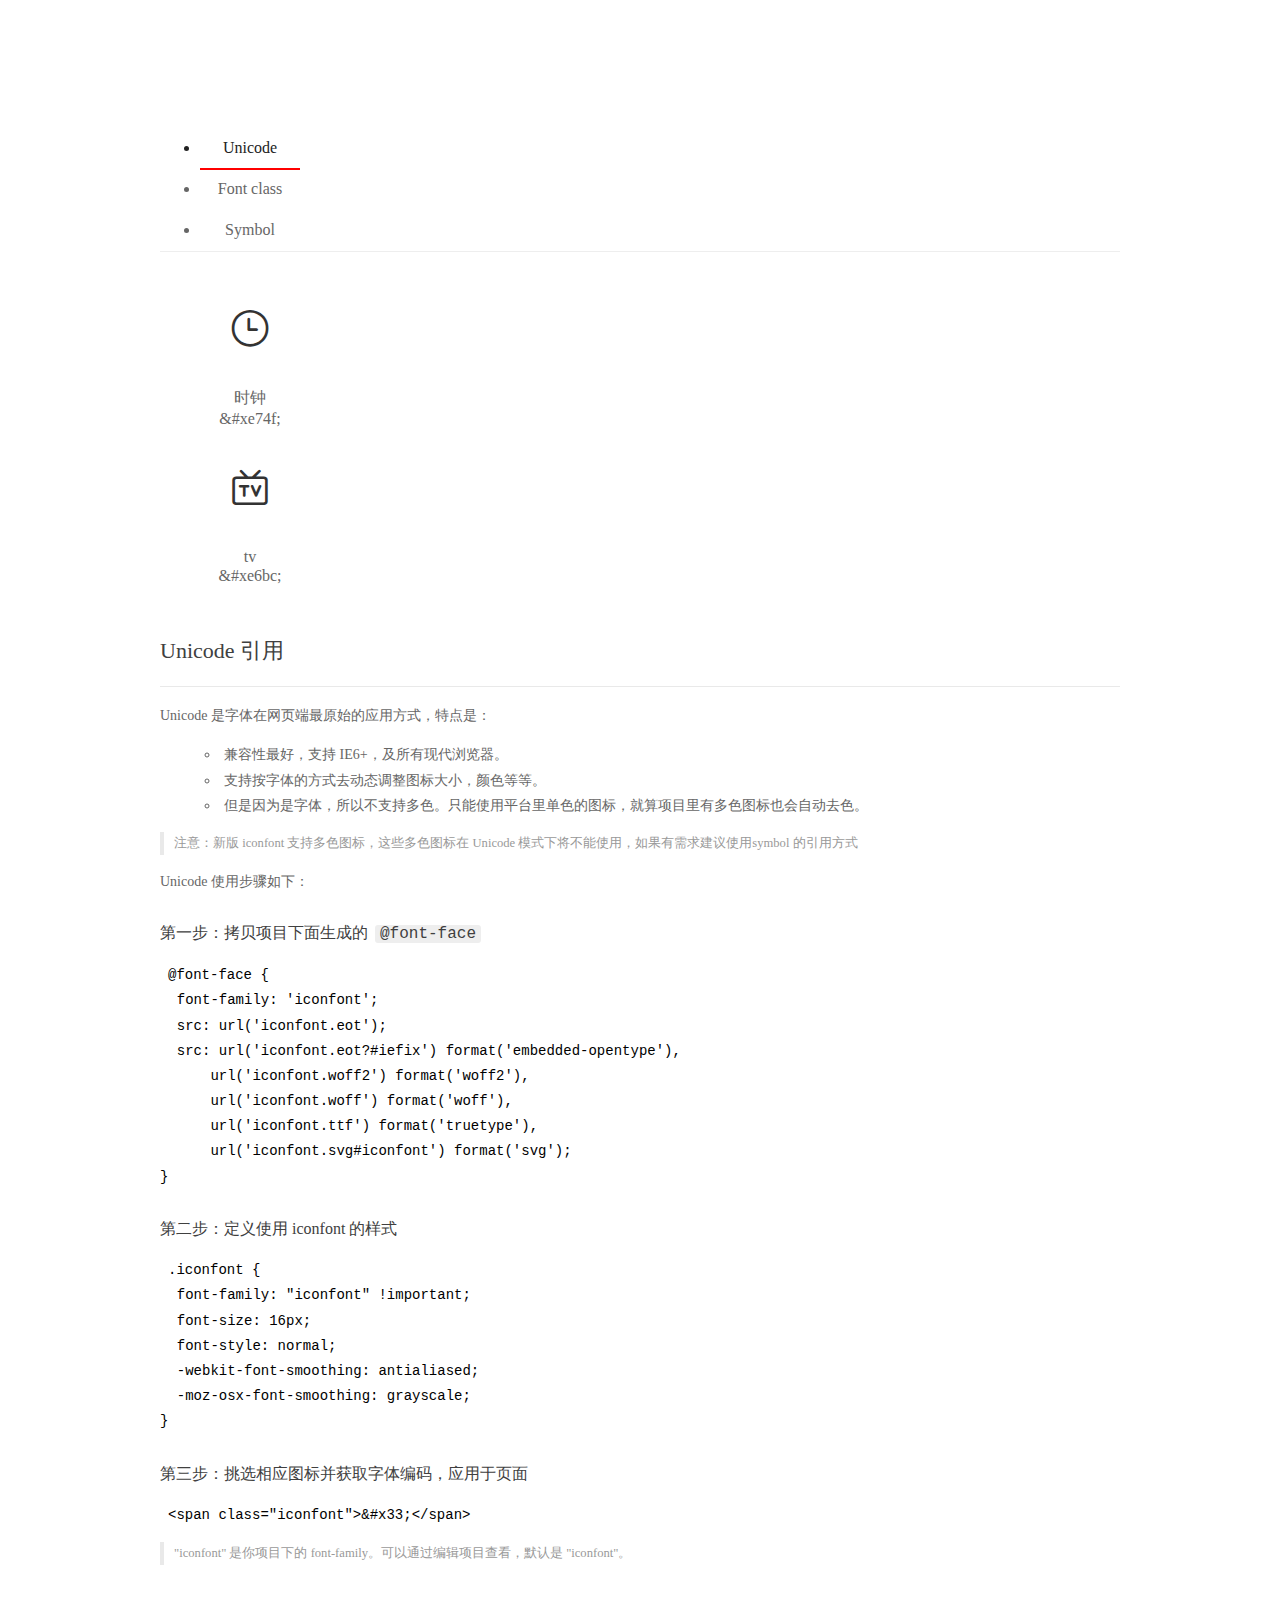
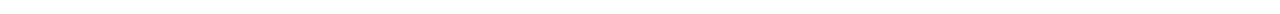
<file: item/icon/demo_index.html>
<!DOCTYPE html>
<html>
<head>
  <meta charset="utf-8"/>
  <title>IconFont Demo</title>
  <link rel="shortcut icon" href="https://gtms04.alicdn.com/tps/i4/TB1_oz6GVXXXXaFXpXXJDFnIXXX-64-64.ico" type="image/x-icon"/>
  <link rel="stylesheet" href="https://g.alicdn.com/thx/cube/1.3.2/cube.min.css">
  <link rel="stylesheet" href="demo.css">
  <link rel="stylesheet" href="iconfont.css">
  <script src="iconfont.js"></script>
  <!-- jQuery -->
  <script src="https://a1.alicdn.com/oss/uploads/2018/12/26/7bfddb60-08e8-11e9-9b04-53e73bb6408b.js"></script>
  <!-- 代码高亮 -->
  <script src="https://a1.alicdn.com/oss/uploads/2018/12/26/a3f714d0-08e6-11e9-8a15-ebf944d7534c.js"></script>
</head>
<body>
  <div class="main">
    <h1 class="logo"><a href="https://www.iconfont.cn/" title="iconfont 首页" target="_blank">&#xe86b;</a></h1>
    <div class="nav-tabs">
      <ul id="tabs" class="dib-box">
        <li class="dib active"><span>Unicode</span></li>
        <li class="dib"><span>Font class</span></li>
        <li class="dib"><span>Symbol</span></li>
      </ul>
      
    </div>
    <div class="tab-container">
      <div class="content unicode" style="display: block;">
          <ul class="icon_lists dib-box">
          
            <li class="dib">
              <span class="icon iconfont">&#xe74f;</span>
                <div class="name">时钟</div>
                <div class="code-name">&amp;#xe74f;</div>
              </li>
          
            <li class="dib">
              <span class="icon iconfont">&#xe6bc;</span>
                <div class="name">tv</div>
                <div class="code-name">&amp;#xe6bc;</div>
              </li>
          
          </ul>
          <div class="article markdown">
          <h2 id="unicode-">Unicode 引用</h2>
          <hr>

          <p>Unicode 是字体在网页端最原始的应用方式，特点是：</p>
          <ul>
            <li>兼容性最好，支持 IE6+，及所有现代浏览器。</li>
            <li>支持按字体的方式去动态调整图标大小，颜色等等。</li>
            <li>但是因为是字体，所以不支持多色。只能使用平台里单色的图标，就算项目里有多色图标也会自动去色。</li>
          </ul>
          <blockquote>
            <p>注意：新版 iconfont 支持多色图标，这些多色图标在 Unicode 模式下将不能使用，如果有需求建议使用symbol 的引用方式</p>
          </blockquote>
          <p>Unicode 使用步骤如下：</p>
          <h3 id="-font-face">第一步：拷贝项目下面生成的 <code>@font-face</code></h3>
<pre><code class="language-css"
>@font-face {
  font-family: 'iconfont';
  src: url('iconfont.eot');
  src: url('iconfont.eot?#iefix') format('embedded-opentype'),
      url('iconfont.woff2') format('woff2'),
      url('iconfont.woff') format('woff'),
      url('iconfont.ttf') format('truetype'),
      url('iconfont.svg#iconfont') format('svg');
}
</code></pre>
          <h3 id="-iconfont-">第二步：定义使用 iconfont 的样式</h3>
<pre><code class="language-css"
>.iconfont {
  font-family: "iconfont" !important;
  font-size: 16px;
  font-style: normal;
  -webkit-font-smoothing: antialiased;
  -moz-osx-font-smoothing: grayscale;
}
</code></pre>
          <h3 id="-">第三步：挑选相应图标并获取字体编码，应用于页面</h3>
<pre>
<code class="language-html"
>&lt;span class="iconfont"&gt;&amp;#x33;&lt;/span&gt;
</code></pre>
          <blockquote>
            <p>"iconfont" 是你项目下的 font-family。可以通过编辑项目查看，默认是 "iconfont"。</p>
          </blockquote>
          </div>
      </div>
      <div class="content font-class">
        <ul class="icon_lists dib-box">
          
          <li class="dib">
            <span class="icon iconfont icon-shizhong"></span>
            <div class="name">
              时钟
            </div>
            <div class="code-name">.icon-shizhong
            </div>
          </li>
          
          <li class="dib">
            <span class="icon iconfont icon-tv"></span>
            <div class="name">
              tv
            </div>
            <div class="code-name">.icon-tv
            </div>
          </li>
          
        </ul>
        <div class="article markdown">
        <h2 id="font-class-">font-class 引用</h2>
        <hr>

        <p>font-class 是 Unicode 使用方式的一种变种，主要是解决 Unicode 书写不直观，语意不明确的问题。</p>
        <p>与 Unicode 使用方式相比，具有如下特点：</p>
        <ul>
          <li>兼容性良好，支持 IE8+，及所有现代浏览器。</li>
          <li>相比于 Unicode 语意明确，书写更直观。可以很容易分辨这个 icon 是什么。</li>
          <li>因为使用 class 来定义图标，所以当要替换图标时，只需要修改 class 里面的 Unicode 引用。</li>
          <li>不过因为本质上还是使用的字体，所以多色图标还是不支持的。</li>
        </ul>
        <p>使用步骤如下：</p>
        <h3 id="-fontclass-">第一步：引入项目下面生成的 fontclass 代码：</h3>
<pre><code class="language-html">&lt;link rel="stylesheet" href="./iconfont.css"&gt;
</code></pre>
        <h3 id="-">第二步：挑选相应图标并获取类名，应用于页面：</h3>
<pre><code class="language-html">&lt;span class="iconfont icon--xxx"&gt;&lt;/span&gt;
</code></pre>
        <blockquote>
          <p>"
            iconfont" 是你项目下的 font-family。可以通过编辑项目查看，默认是 "iconfont"。</p>
        </blockquote>
      </div>
      </div>
      <div class="content symbol">
          <ul class="icon_lists dib-box">
          
            <li class="dib">
                <svg class="icon svg-icon" aria-hidden="true">
                  <use xlink:href="#icon-shizhong"></use>
                </svg>
                <div class="name">时钟</div>
                <div class="code-name">#icon-shizhong</div>
            </li>
          
            <li class="dib">
                <svg class="icon svg-icon" aria-hidden="true">
                  <use xlink:href="#icon-tv"></use>
                </svg>
                <div class="name">tv</div>
                <div class="code-name">#icon-tv</div>
            </li>
          
          </ul>
          <div class="article markdown">
          <h2 id="symbol-">Symbol 引用</h2>
          <hr>

          <p>这是一种全新的使用方式，应该说这才是未来的主流，也是平台目前推荐的用法。相关介绍可以参考这篇<a href="">文章</a>
            这种用法其实是做了一个 SVG 的集合，与另外两种相比具有如下特点：</p>
          <ul>
            <li>支持多色图标了，不再受单色限制。</li>
            <li>通过一些技巧，支持像字体那样，通过 <code>font-size</code>, <code>color</code> 来调整样式。</li>
            <li>兼容性较差，支持 IE9+，及现代浏览器。</li>
            <li>浏览器渲染 SVG 的性能一般，还不如 png。</li>
          </ul>
          <p>使用步骤如下：</p>
          <h3 id="-symbol-">第一步：引入项目下面生成的 symbol 代码：</h3>
<pre><code class="language-html">&lt;script src="./iconfont.js"&gt;&lt;/script&gt;
</code></pre>
          <h3 id="-css-">第二步：加入通用 CSS 代码（引入一次就行）：</h3>
<pre><code class="language-html">&lt;style&gt;
.icon {
  width: 1em;
  height: 1em;
  vertical-align: -0.15em;
  fill: currentColor;
  overflow: hidden;
}
&lt;/style&gt;
</code></pre>
          <h3 id="-">第三步：挑选相应图标并获取类名，应用于页面：</h3>
<pre><code class="language-html">&lt;svg class="icon" aria-hidden="true"&gt;
  &lt;use xlink:href="#icon-xxx"&gt;&lt;/use&gt;
&lt;/svg&gt;
</code></pre>
          </div>
      </div>

    </div>
  </div>
  <script>
  $(document).ready(function () {
      $('.tab-container .content:first').show()

      $('#tabs li').click(function (e) {
        var tabContent = $('.tab-container .content')
        var index = $(this).index()

        if ($(this).hasClass('active')) {
          return
        } else {
          $('#tabs li').removeClass('active')
          $(this).addClass('active')

          tabContent.hide().eq(index).fadeIn()
        }
      })
    })
  </script>
</body>
</html>
</file>
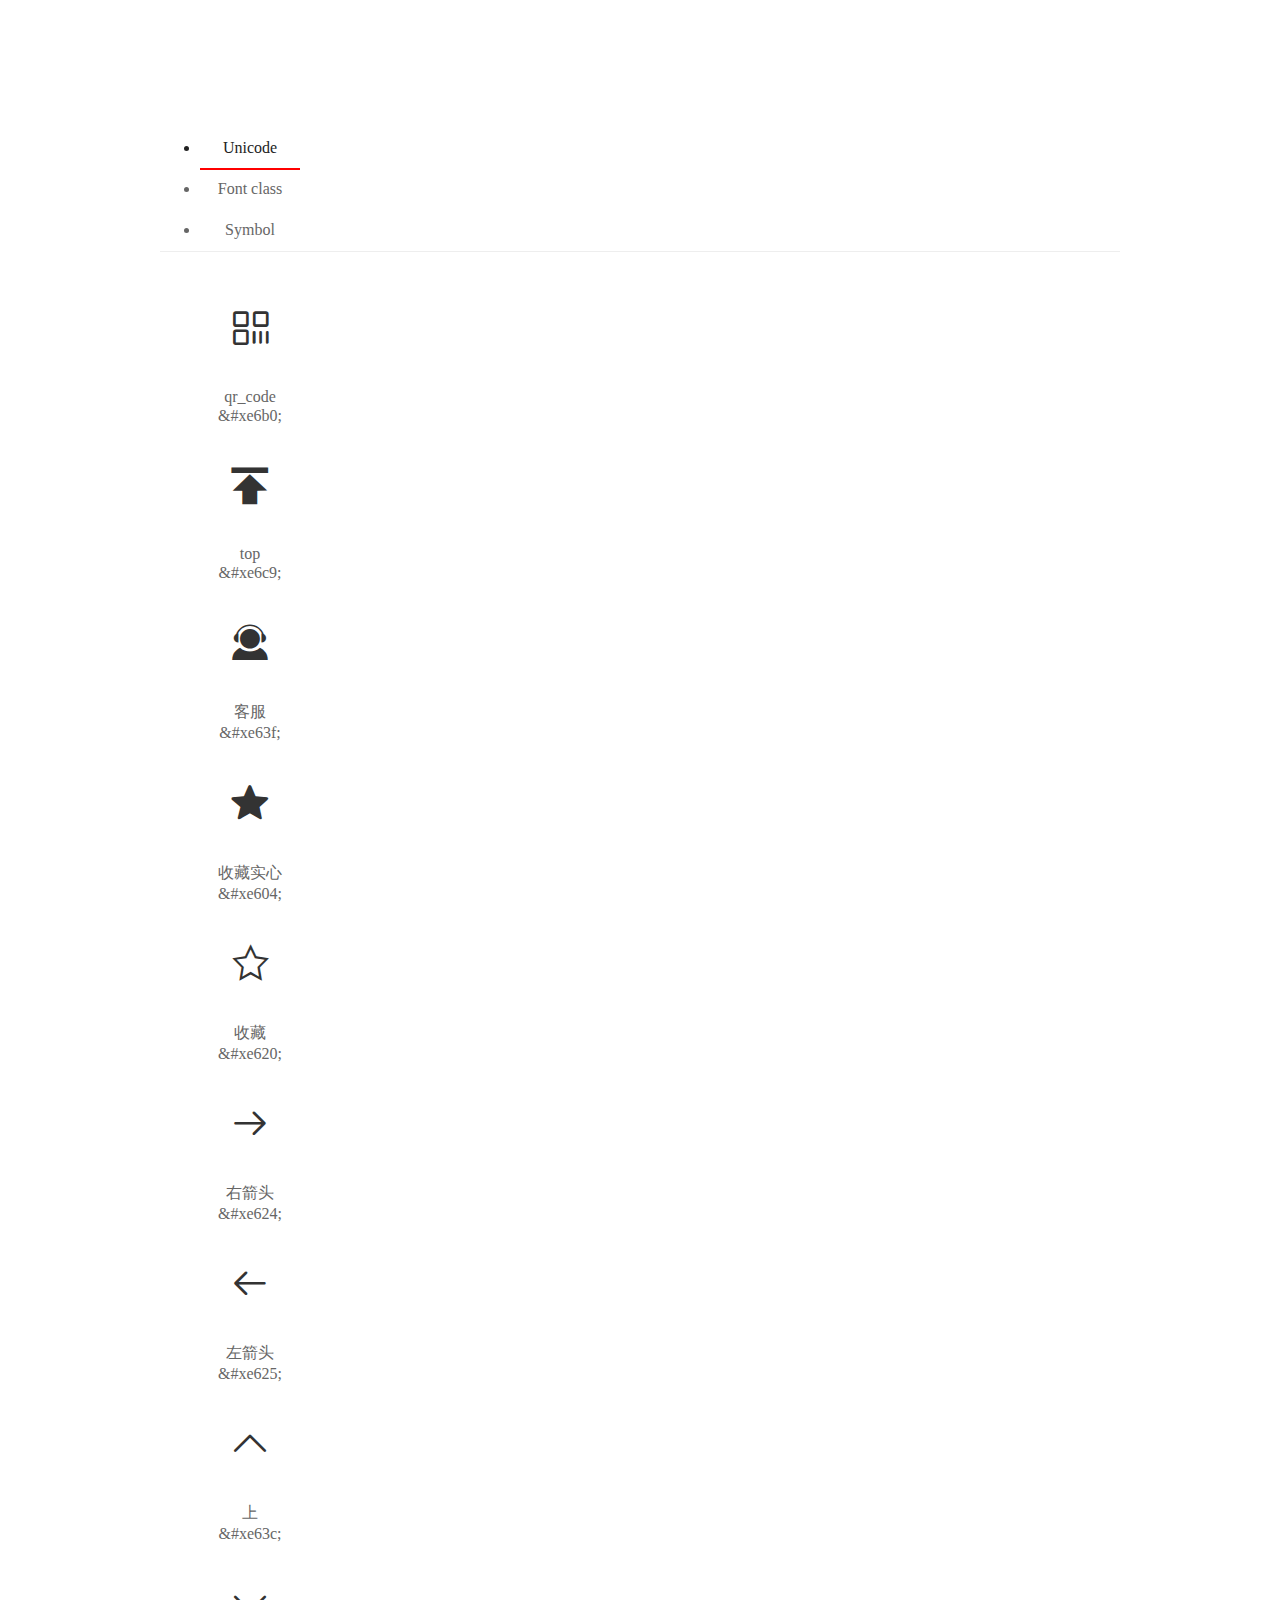
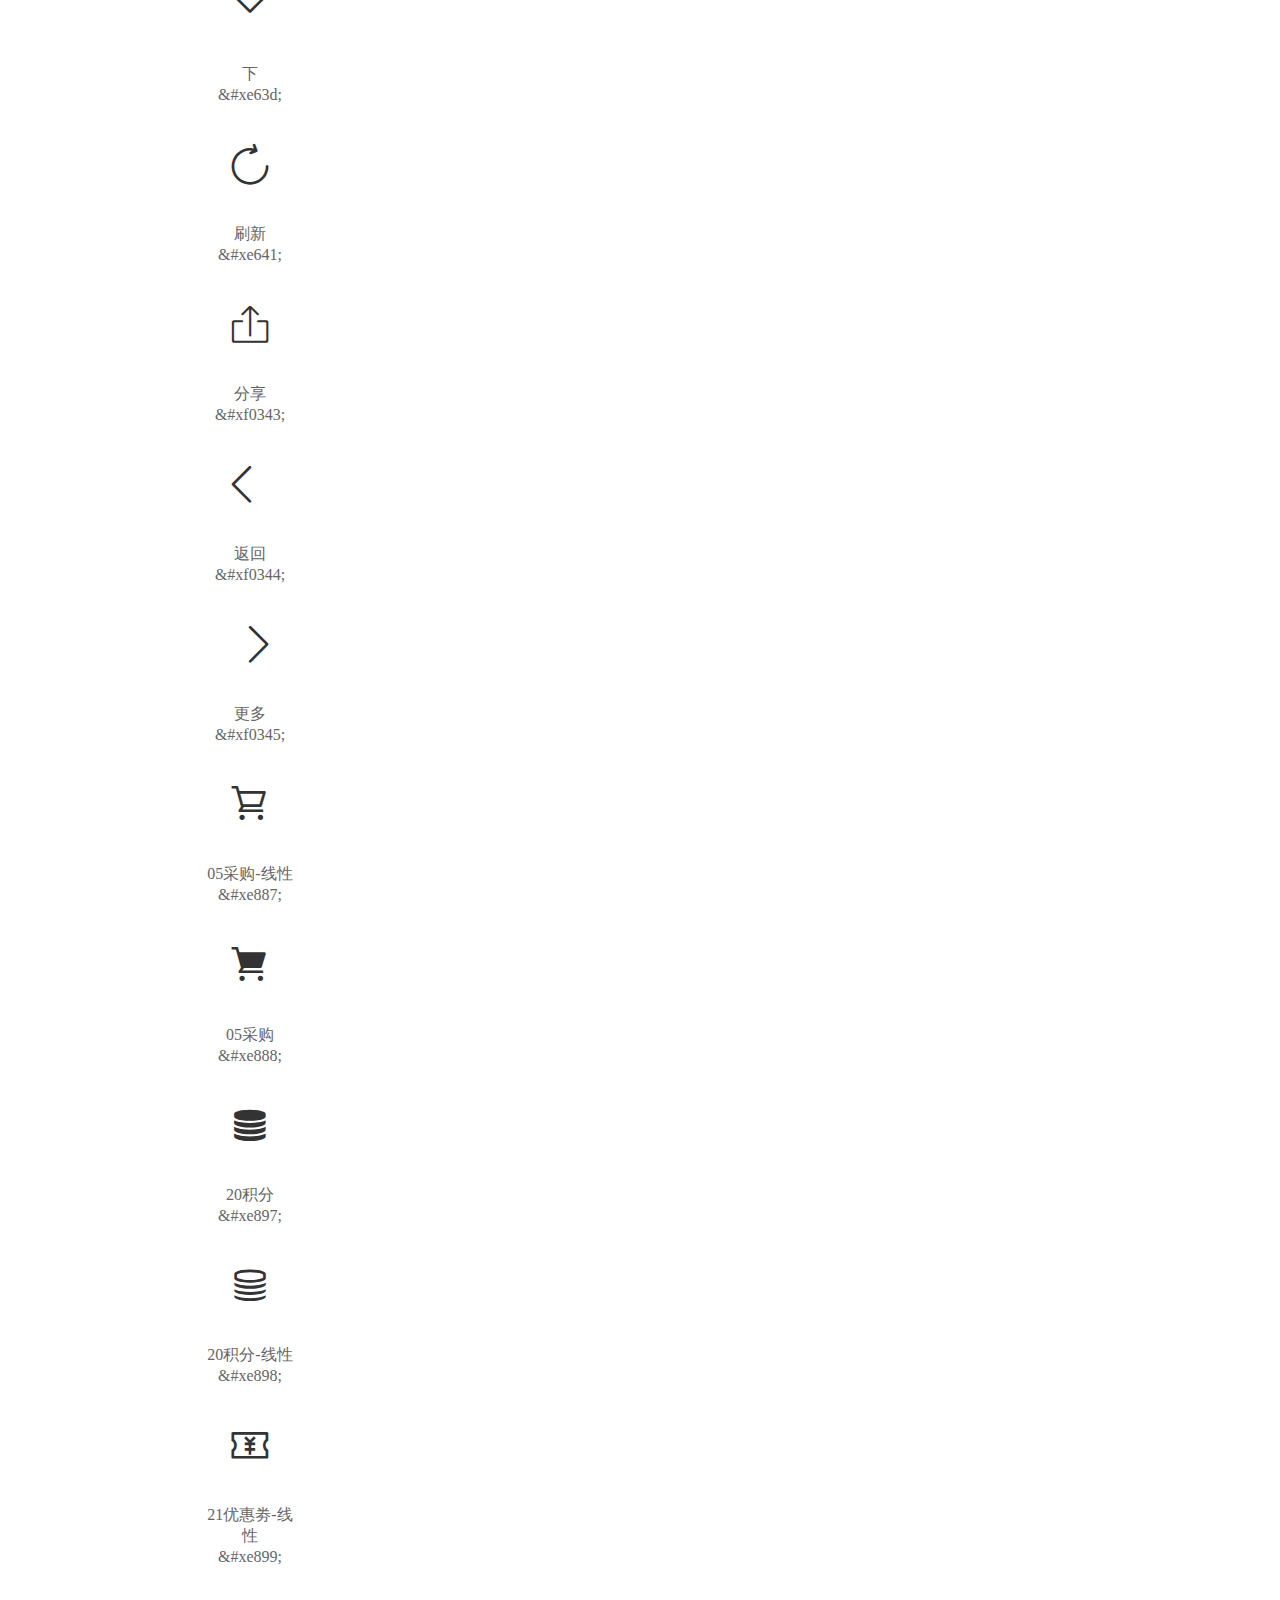
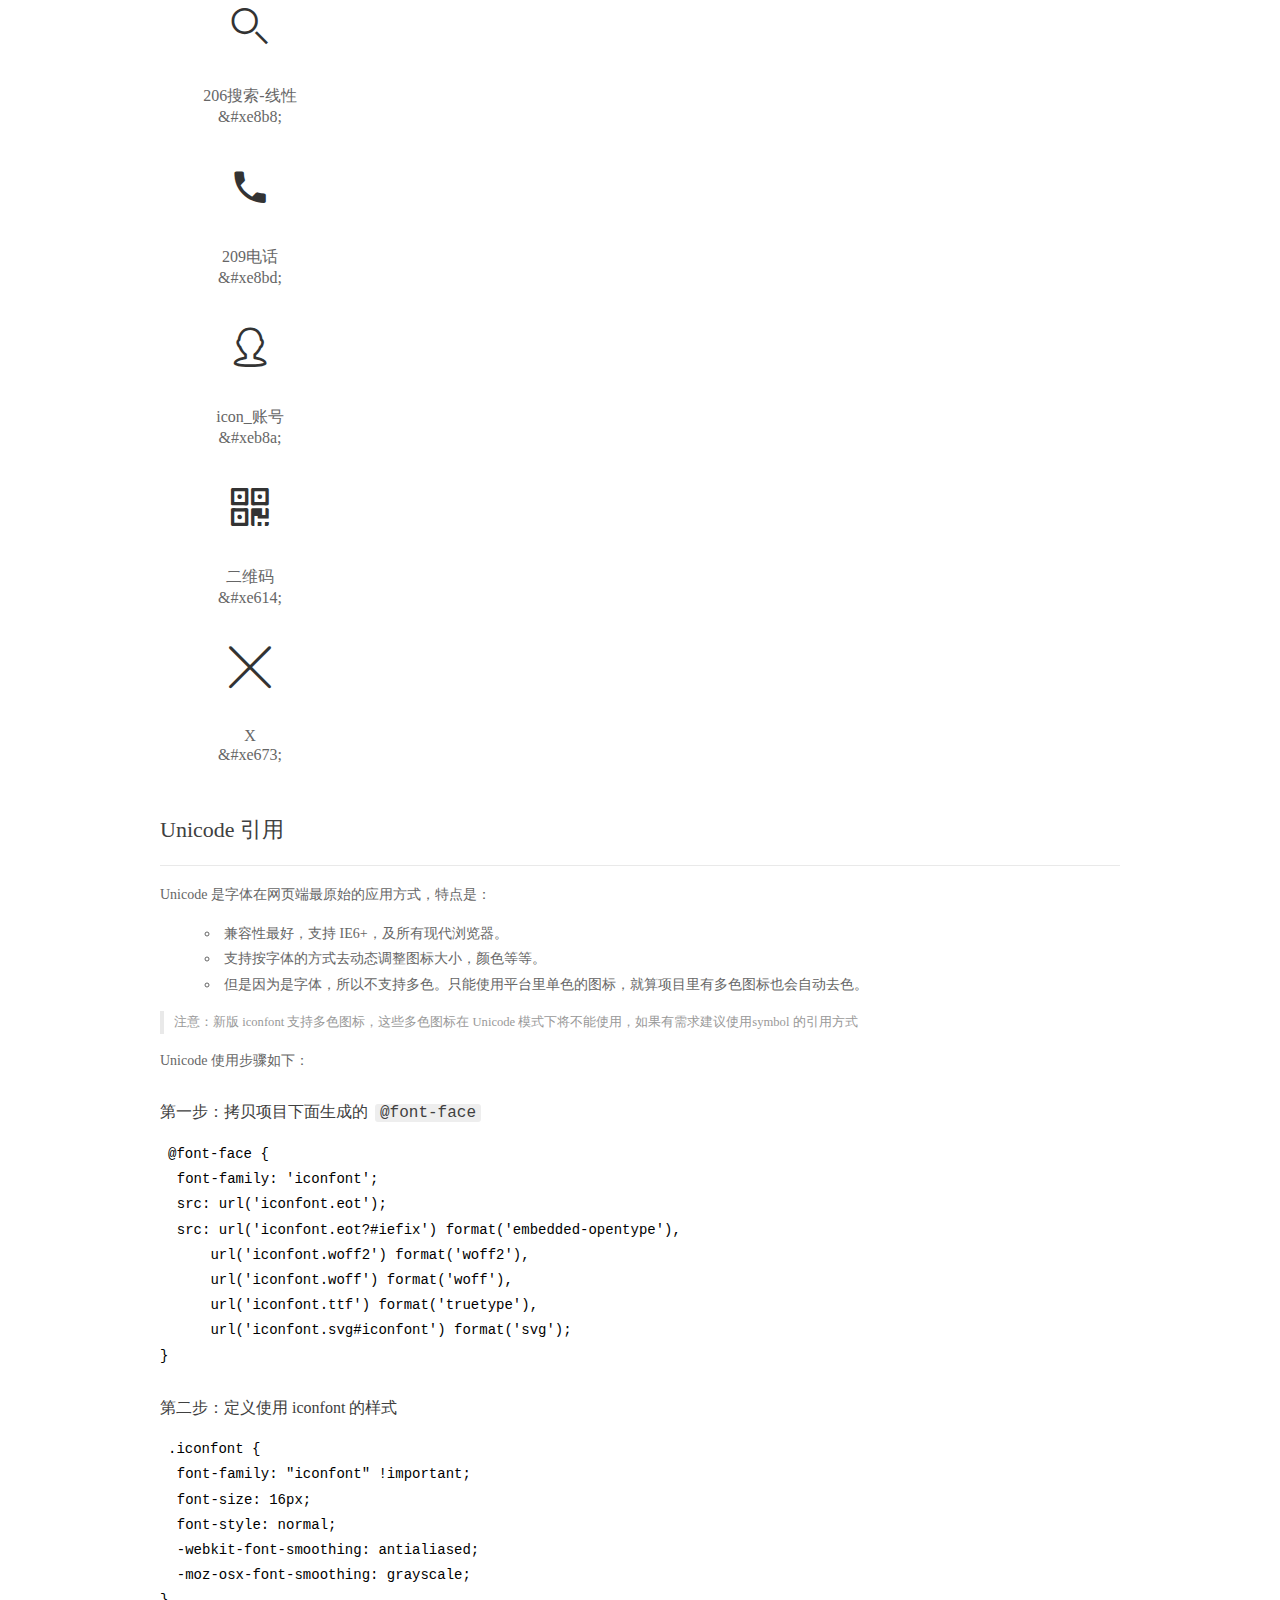
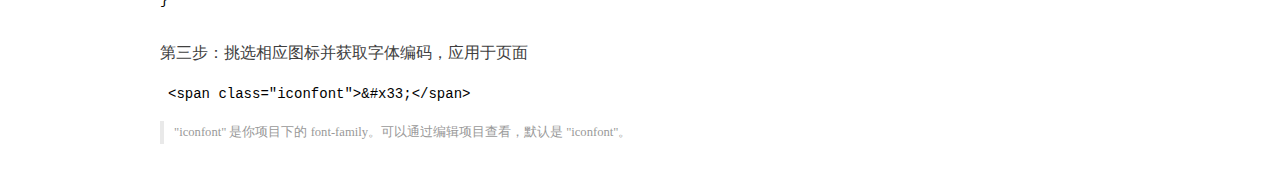
<file: item/iconfont/demo_index.html>
<!DOCTYPE html>
<html>
<head>
  <meta charset="utf-8"/>
  <title>IconFont Demo</title>
  <link rel="shortcut icon" href="https://gtms04.alicdn.com/tps/i4/TB1_oz6GVXXXXaFXpXXJDFnIXXX-64-64.ico" type="image/x-icon"/>
  <link rel="stylesheet" href="https://g.alicdn.com/thx/cube/1.3.2/cube.min.css">
  <link rel="stylesheet" href="demo.css">
  <link rel="stylesheet" href="iconfont.css">
  <script src="iconfont.js"></script>
  <!-- jQuery -->
  <script src="https://a1.alicdn.com/oss/uploads/2018/12/26/7bfddb60-08e8-11e9-9b04-53e73bb6408b.js"></script>
  <!-- 代码高亮 -->
  <script src="https://a1.alicdn.com/oss/uploads/2018/12/26/a3f714d0-08e6-11e9-8a15-ebf944d7534c.js"></script>
</head>
<body>
  <div class="main">
    <h1 class="logo"><a href="https://www.iconfont.cn/" title="iconfont 首页" target="_blank">&#xe86b;</a></h1>
    <div class="nav-tabs">
      <ul id="tabs" class="dib-box">
        <li class="dib active"><span>Unicode</span></li>
        <li class="dib"><span>Font class</span></li>
        <li class="dib"><span>Symbol</span></li>
      </ul>
      
    </div>
    <div class="tab-container">
      <div class="content unicode" style="display: block;">
          <ul class="icon_lists dib-box">
          
            <li class="dib">
              <span class="icon iconfont">&#xe6b0;</span>
                <div class="name">qr_code</div>
                <div class="code-name">&amp;#xe6b0;</div>
              </li>
          
            <li class="dib">
              <span class="icon iconfont">&#xe6c9;</span>
                <div class="name">top</div>
                <div class="code-name">&amp;#xe6c9;</div>
              </li>
          
            <li class="dib">
              <span class="icon iconfont">&#xe63f;</span>
                <div class="name">客服</div>
                <div class="code-name">&amp;#xe63f;</div>
              </li>
          
            <li class="dib">
              <span class="icon iconfont">&#xe604;</span>
                <div class="name">收藏实心</div>
                <div class="code-name">&amp;#xe604;</div>
              </li>
          
            <li class="dib">
              <span class="icon iconfont">&#xe620;</span>
                <div class="name">收藏</div>
                <div class="code-name">&amp;#xe620;</div>
              </li>
          
            <li class="dib">
              <span class="icon iconfont">&#xe624;</span>
                <div class="name">右箭头</div>
                <div class="code-name">&amp;#xe624;</div>
              </li>
          
            <li class="dib">
              <span class="icon iconfont">&#xe625;</span>
                <div class="name">左箭头</div>
                <div class="code-name">&amp;#xe625;</div>
              </li>
          
            <li class="dib">
              <span class="icon iconfont">&#xe63c;</span>
                <div class="name">上</div>
                <div class="code-name">&amp;#xe63c;</div>
              </li>
          
            <li class="dib">
              <span class="icon iconfont">&#xe63d;</span>
                <div class="name">下</div>
                <div class="code-name">&amp;#xe63d;</div>
              </li>
          
            <li class="dib">
              <span class="icon iconfont">&#xe641;</span>
                <div class="name">刷新</div>
                <div class="code-name">&amp;#xe641;</div>
              </li>
          
            <li class="dib">
              <span class="icon iconfont">&#xf0343;</span>
                <div class="name">分享</div>
                <div class="code-name">&amp;#xf0343;</div>
              </li>
          
            <li class="dib">
              <span class="icon iconfont">&#xf0344;</span>
                <div class="name">返回</div>
                <div class="code-name">&amp;#xf0344;</div>
              </li>
          
            <li class="dib">
              <span class="icon iconfont">&#xf0345;</span>
                <div class="name">更多</div>
                <div class="code-name">&amp;#xf0345;</div>
              </li>
          
            <li class="dib">
              <span class="icon iconfont">&#xe887;</span>
                <div class="name">05采购-线性</div>
                <div class="code-name">&amp;#xe887;</div>
              </li>
          
            <li class="dib">
              <span class="icon iconfont">&#xe888;</span>
                <div class="name">05采购</div>
                <div class="code-name">&amp;#xe888;</div>
              </li>
          
            <li class="dib">
              <span class="icon iconfont">&#xe897;</span>
                <div class="name">20积分</div>
                <div class="code-name">&amp;#xe897;</div>
              </li>
          
            <li class="dib">
              <span class="icon iconfont">&#xe898;</span>
                <div class="name">20积分-线性</div>
                <div class="code-name">&amp;#xe898;</div>
              </li>
          
            <li class="dib">
              <span class="icon iconfont">&#xe899;</span>
                <div class="name">21优惠劵-线性</div>
                <div class="code-name">&amp;#xe899;</div>
              </li>
          
            <li class="dib">
              <span class="icon iconfont">&#xe8b8;</span>
                <div class="name">206搜索-线性</div>
                <div class="code-name">&amp;#xe8b8;</div>
              </li>
          
            <li class="dib">
              <span class="icon iconfont">&#xe8bd;</span>
                <div class="name">209电话</div>
                <div class="code-name">&amp;#xe8bd;</div>
              </li>
          
            <li class="dib">
              <span class="icon iconfont">&#xeb8a;</span>
                <div class="name">icon_账号</div>
                <div class="code-name">&amp;#xeb8a;</div>
              </li>
          
            <li class="dib">
              <span class="icon iconfont">&#xe614;</span>
                <div class="name">二维码</div>
                <div class="code-name">&amp;#xe614;</div>
              </li>
          
            <li class="dib">
              <span class="icon iconfont">&#xe673;</span>
                <div class="name">X</div>
                <div class="code-name">&amp;#xe673;</div>
              </li>
          
          </ul>
          <div class="article markdown">
          <h2 id="unicode-">Unicode 引用</h2>
          <hr>

          <p>Unicode 是字体在网页端最原始的应用方式，特点是：</p>
          <ul>
            <li>兼容性最好，支持 IE6+，及所有现代浏览器。</li>
            <li>支持按字体的方式去动态调整图标大小，颜色等等。</li>
            <li>但是因为是字体，所以不支持多色。只能使用平台里单色的图标，就算项目里有多色图标也会自动去色。</li>
          </ul>
          <blockquote>
            <p>注意：新版 iconfont 支持多色图标，这些多色图标在 Unicode 模式下将不能使用，如果有需求建议使用symbol 的引用方式</p>
          </blockquote>
          <p>Unicode 使用步骤如下：</p>
          <h3 id="-font-face">第一步：拷贝项目下面生成的 <code>@font-face</code></h3>
<pre><code class="language-css"
>@font-face {
  font-family: 'iconfont';
  src: url('iconfont.eot');
  src: url('iconfont.eot?#iefix') format('embedded-opentype'),
      url('iconfont.woff2') format('woff2'),
      url('iconfont.woff') format('woff'),
      url('iconfont.ttf') format('truetype'),
      url('iconfont.svg#iconfont') format('svg');
}
</code></pre>
          <h3 id="-iconfont-">第二步：定义使用 iconfont 的样式</h3>
<pre><code class="language-css"
>.iconfont {
  font-family: "iconfont" !important;
  font-size: 16px;
  font-style: normal;
  -webkit-font-smoothing: antialiased;
  -moz-osx-font-smoothing: grayscale;
}
</code></pre>
          <h3 id="-">第三步：挑选相应图标并获取字体编码，应用于页面</h3>
<pre>
<code class="language-html"
>&lt;span class="iconfont"&gt;&amp;#x33;&lt;/span&gt;
</code></pre>
          <blockquote>
            <p>"iconfont" 是你项目下的 font-family。可以通过编辑项目查看，默认是 "iconfont"。</p>
          </blockquote>
          </div>
      </div>
      <div class="content font-class">
        <ul class="icon_lists dib-box">
          
          <li class="dib">
            <span class="icon iconfont icon-qrcode"></span>
            <div class="name">
              qr_code
            </div>
            <div class="code-name">.icon-qrcode
            </div>
          </li>
          
          <li class="dib">
            <span class="icon iconfont icon-top"></span>
            <div class="name">
              top
            </div>
            <div class="code-name">.icon-top
            </div>
          </li>
          
          <li class="dib">
            <span class="icon iconfont icon-kefu"></span>
            <div class="name">
              客服
            </div>
            <div class="code-name">.icon-kefu
            </div>
          </li>
          
          <li class="dib">
            <span class="icon iconfont icon-shoucang1"></span>
            <div class="name">
              收藏实心
            </div>
            <div class="code-name">.icon-shoucang1
            </div>
          </li>
          
          <li class="dib">
            <span class="icon iconfont icon-klmshoucang"></span>
            <div class="name">
              收藏
            </div>
            <div class="code-name">.icon-klmshoucang
            </div>
          </li>
          
          <li class="dib">
            <span class="icon iconfont icon-youjiantou"></span>
            <div class="name">
              右箭头
            </div>
            <div class="code-name">.icon-youjiantou
            </div>
          </li>
          
          <li class="dib">
            <span class="icon iconfont icon-zuojiantou"></span>
            <div class="name">
              左箭头
            </div>
            <div class="code-name">.icon-zuojiantou
            </div>
          </li>
          
          <li class="dib">
            <span class="icon iconfont icon-shang"></span>
            <div class="name">
              上
            </div>
            <div class="code-name">.icon-shang
            </div>
          </li>
          
          <li class="dib">
            <span class="icon iconfont icon-xia"></span>
            <div class="name">
              下
            </div>
            <div class="code-name">.icon-xia
            </div>
          </li>
          
          <li class="dib">
            <span class="icon iconfont icon-shuaxin"></span>
            <div class="name">
              刷新
            </div>
            <div class="code-name">.icon-shuaxin
            </div>
          </li>
          
          <li class="dib">
            <span class="icon iconfont icon-fenxiang"></span>
            <div class="name">
              分享
            </div>
            <div class="code-name">.icon-fenxiang
            </div>
          </li>
          
          <li class="dib">
            <span class="icon iconfont icon-fanhui"></span>
            <div class="name">
              返回
            </div>
            <div class="code-name">.icon-fanhui
            </div>
          </li>
          
          <li class="dib">
            <span class="icon iconfont icon-gengduo"></span>
            <div class="name">
              更多
            </div>
            <div class="code-name">.icon-gengduo
            </div>
          </li>
          
          <li class="dib">
            <span class="icon iconfont icon-caigou-xianxing"></span>
            <div class="name">
              05采购-线性
            </div>
            <div class="code-name">.icon-caigou-xianxing
            </div>
          </li>
          
          <li class="dib">
            <span class="icon iconfont icon-caigou"></span>
            <div class="name">
              05采购
            </div>
            <div class="code-name">.icon-caigou
            </div>
          </li>
          
          <li class="dib">
            <span class="icon iconfont icon-jifen"></span>
            <div class="name">
              20积分
            </div>
            <div class="code-name">.icon-jifen
            </div>
          </li>
          
          <li class="dib">
            <span class="icon iconfont icon-jifen-xianxing"></span>
            <div class="name">
              20积分-线性
            </div>
            <div class="code-name">.icon-jifen-xianxing
            </div>
          </li>
          
          <li class="dib">
            <span class="icon iconfont icon-youhuijuan-xianxing"></span>
            <div class="name">
              21优惠劵-线性
            </div>
            <div class="code-name">.icon-youhuijuan-xianxing
            </div>
          </li>
          
          <li class="dib">
            <span class="icon iconfont icon-sousuo-xianxing"></span>
            <div class="name">
              206搜索-线性
            </div>
            <div class="code-name">.icon-sousuo-xianxing
            </div>
          </li>
          
          <li class="dib">
            <span class="icon iconfont icon-dianhua"></span>
            <div class="name">
              209电话
            </div>
            <div class="code-name">.icon-dianhua
            </div>
          </li>
          
          <li class="dib">
            <span class="icon iconfont icon-icon_zhanghao"></span>
            <div class="name">
              icon_账号
            </div>
            <div class="code-name">.icon-icon_zhanghao
            </div>
          </li>
          
          <li class="dib">
            <span class="icon iconfont icon-erweima"></span>
            <div class="name">
              二维码
            </div>
            <div class="code-name">.icon-erweima
            </div>
          </li>
          
          <li class="dib">
            <span class="icon iconfont icon-X"></span>
            <div class="name">
              X
            </div>
            <div class="code-name">.icon-X
            </div>
          </li>
          
        </ul>
        <div class="article markdown">
        <h2 id="font-class-">font-class 引用</h2>
        <hr>

        <p>font-class 是 Unicode 使用方式的一种变种，主要是解决 Unicode 书写不直观，语意不明确的问题。</p>
        <p>与 Unicode 使用方式相比，具有如下特点：</p>
        <ul>
          <li>兼容性良好，支持 IE8+，及所有现代浏览器。</li>
          <li>相比于 Unicode 语意明确，书写更直观。可以很容易分辨这个 icon 是什么。</li>
          <li>因为使用 class 来定义图标，所以当要替换图标时，只需要修改 class 里面的 Unicode 引用。</li>
          <li>不过因为本质上还是使用的字体，所以多色图标还是不支持的。</li>
        </ul>
        <p>使用步骤如下：</p>
        <h3 id="-fontclass-">第一步：引入项目下面生成的 fontclass 代码：</h3>
<pre><code class="language-html">&lt;link rel="stylesheet" href="./iconfont.css"&gt;
</code></pre>
        <h3 id="-">第二步：挑选相应图标并获取类名，应用于页面：</h3>
<pre><code class="language-html">&lt;span class="iconfont icon--xxx"&gt;&lt;/span&gt;
</code></pre>
        <blockquote>
          <p>"
            iconfont" 是你项目下的 font-family。可以通过编辑项目查看，默认是 "iconfont"。</p>
        </blockquote>
      </div>
      </div>
      <div class="content symbol">
          <ul class="icon_lists dib-box">
          
            <li class="dib">
                <svg class="icon svg-icon" aria-hidden="true">
                  <use xlink:href="#icon-qrcode"></use>
                </svg>
                <div class="name">qr_code</div>
                <div class="code-name">#icon-qrcode</div>
            </li>
          
            <li class="dib">
                <svg class="icon svg-icon" aria-hidden="true">
                  <use xlink:href="#icon-top"></use>
                </svg>
                <div class="name">top</div>
                <div class="code-name">#icon-top</div>
            </li>
          
            <li class="dib">
                <svg class="icon svg-icon" aria-hidden="true">
                  <use xlink:href="#icon-kefu"></use>
                </svg>
                <div class="name">客服</div>
                <div class="code-name">#icon-kefu</div>
            </li>
          
            <li class="dib">
                <svg class="icon svg-icon" aria-hidden="true">
                  <use xlink:href="#icon-shoucang1"></use>
                </svg>
                <div class="name">收藏实心</div>
                <div class="code-name">#icon-shoucang1</div>
            </li>
          
            <li class="dib">
                <svg class="icon svg-icon" aria-hidden="true">
                  <use xlink:href="#icon-klmshoucang"></use>
                </svg>
                <div class="name">收藏</div>
                <div class="code-name">#icon-klmshoucang</div>
            </li>
          
            <li class="dib">
                <svg class="icon svg-icon" aria-hidden="true">
                  <use xlink:href="#icon-youjiantou"></use>
                </svg>
                <div class="name">右箭头</div>
                <div class="code-name">#icon-youjiantou</div>
            </li>
          
            <li class="dib">
                <svg class="icon svg-icon" aria-hidden="true">
                  <use xlink:href="#icon-zuojiantou"></use>
                </svg>
                <div class="name">左箭头</div>
                <div class="code-name">#icon-zuojiantou</div>
            </li>
          
            <li class="dib">
                <svg class="icon svg-icon" aria-hidden="true">
                  <use xlink:href="#icon-shang"></use>
                </svg>
                <div class="name">上</div>
                <div class="code-name">#icon-shang</div>
            </li>
          
            <li class="dib">
                <svg class="icon svg-icon" aria-hidden="true">
                  <use xlink:href="#icon-xia"></use>
                </svg>
                <div class="name">下</div>
                <div class="code-name">#icon-xia</div>
            </li>
          
            <li class="dib">
                <svg class="icon svg-icon" aria-hidden="true">
                  <use xlink:href="#icon-shuaxin"></use>
                </svg>
                <div class="name">刷新</div>
                <div class="code-name">#icon-shuaxin</div>
            </li>
          
            <li class="dib">
                <svg class="icon svg-icon" aria-hidden="true">
                  <use xlink:href="#icon-fenxiang"></use>
                </svg>
                <div class="name">分享</div>
                <div class="code-name">#icon-fenxiang</div>
            </li>
          
            <li class="dib">
                <svg class="icon svg-icon" aria-hidden="true">
                  <use xlink:href="#icon-fanhui"></use>
                </svg>
                <div class="name">返回</div>
                <div class="code-name">#icon-fanhui</div>
            </li>
          
            <li class="dib">
                <svg class="icon svg-icon" aria-hidden="true">
                  <use xlink:href="#icon-gengduo"></use>
                </svg>
                <div class="name">更多</div>
                <div class="code-name">#icon-gengduo</div>
            </li>
          
            <li class="dib">
                <svg class="icon svg-icon" aria-hidden="true">
                  <use xlink:href="#icon-caigou-xianxing"></use>
                </svg>
                <div class="name">05采购-线性</div>
                <div class="code-name">#icon-caigou-xianxing</div>
            </li>
          
            <li class="dib">
                <svg class="icon svg-icon" aria-hidden="true">
                  <use xlink:href="#icon-caigou"></use>
                </svg>
                <div class="name">05采购</div>
                <div class="code-name">#icon-caigou</div>
            </li>
          
            <li class="dib">
                <svg class="icon svg-icon" aria-hidden="true">
                  <use xlink:href="#icon-jifen"></use>
                </svg>
                <div class="name">20积分</div>
                <div class="code-name">#icon-jifen</div>
            </li>
          
            <li class="dib">
                <svg class="icon svg-icon" aria-hidden="true">
                  <use xlink:href="#icon-jifen-xianxing"></use>
                </svg>
                <div class="name">20积分-线性</div>
                <div class="code-name">#icon-jifen-xianxing</div>
            </li>
          
            <li class="dib">
                <svg class="icon svg-icon" aria-hidden="true">
                  <use xlink:href="#icon-youhuijuan-xianxing"></use>
                </svg>
                <div class="name">21优惠劵-线性</div>
                <div class="code-name">#icon-youhuijuan-xianxing</div>
            </li>
          
            <li class="dib">
                <svg class="icon svg-icon" aria-hidden="true">
                  <use xlink:href="#icon-sousuo-xianxing"></use>
                </svg>
                <div class="name">206搜索-线性</div>
                <div class="code-name">#icon-sousuo-xianxing</div>
            </li>
          
            <li class="dib">
                <svg class="icon svg-icon" aria-hidden="true">
                  <use xlink:href="#icon-dianhua"></use>
                </svg>
                <div class="name">209电话</div>
                <div class="code-name">#icon-dianhua</div>
            </li>
          
            <li class="dib">
                <svg class="icon svg-icon" aria-hidden="true">
                  <use xlink:href="#icon-icon_zhanghao"></use>
                </svg>
                <div class="name">icon_账号</div>
                <div class="code-name">#icon-icon_zhanghao</div>
            </li>
          
            <li class="dib">
                <svg class="icon svg-icon" aria-hidden="true">
                  <use xlink:href="#icon-erweima"></use>
                </svg>
                <div class="name">二维码</div>
                <div class="code-name">#icon-erweima</div>
            </li>
          
            <li class="dib">
                <svg class="icon svg-icon" aria-hidden="true">
                  <use xlink:href="#icon-X"></use>
                </svg>
                <div class="name">X</div>
                <div class="code-name">#icon-X</div>
            </li>
          
          </ul>
          <div class="article markdown">
          <h2 id="symbol-">Symbol 引用</h2>
          <hr>

          <p>这是一种全新的使用方式，应该说这才是未来的主流，也是平台目前推荐的用法。相关介绍可以参考这篇<a href="">文章</a>
            这种用法其实是做了一个 SVG 的集合，与另外两种相比具有如下特点：</p>
          <ul>
            <li>支持多色图标了，不再受单色限制。</li>
            <li>通过一些技巧，支持像字体那样，通过 <code>font-size</code>, <code>color</code> 来调整样式。</li>
            <li>兼容性较差，支持 IE9+，及现代浏览器。</li>
            <li>浏览器渲染 SVG 的性能一般，还不如 png。</li>
          </ul>
          <p>使用步骤如下：</p>
          <h3 id="-symbol-">第一步：引入项目下面生成的 symbol 代码：</h3>
<pre><code class="language-html">&lt;script src="./iconfont.js"&gt;&lt;/script&gt;
</code></pre>
          <h3 id="-css-">第二步：加入通用 CSS 代码（引入一次就行）：</h3>
<pre><code class="language-html">&lt;style&gt;
.icon {
  width: 1em;
  height: 1em;
  vertical-align: -0.15em;
  fill: currentColor;
  overflow: hidden;
}
&lt;/style&gt;
</code></pre>
          <h3 id="-">第三步：挑选相应图标并获取类名，应用于页面：</h3>
<pre><code class="language-html">&lt;svg class="icon" aria-hidden="true"&gt;
  &lt;use xlink:href="#icon-xxx"&gt;&lt;/use&gt;
&lt;/svg&gt;
</code></pre>
          </div>
      </div>

    </div>
  </div>
  <script>
  $(document).ready(function () {
      $('.tab-container .content:first').show()

      $('#tabs li').click(function (e) {
        var tabContent = $('.tab-container .content')
        var index = $(this).index()

        if ($(this).hasClass('active')) {
          return
        } else {
          $('#tabs li').removeClass('active')
          $(this).addClass('active')

          tabContent.hide().eq(index).fadeIn()
        }
      })
    })
  </script>
</body>
</html>
</file>
<file: item/icon/demo.css>
/* Logo 字体 */
@font-face {
  font-family: "iconfont logo";
  src: url('https://at.alicdn.com/t/font_985780_km7mi63cihi.eot?t=1545807318834');
  src: url('https://at.alicdn.com/t/font_985780_km7mi63cihi.eot?t=1545807318834#iefix') format('embedded-opentype'),
    url('https://at.alicdn.com/t/font_985780_km7mi63cihi.woff?t=1545807318834') format('woff'),
    url('https://at.alicdn.com/t/font_985780_km7mi63cihi.ttf?t=1545807318834') format('truetype'),
    url('https://at.alicdn.com/t/font_985780_km7mi63cihi.svg?t=1545807318834#iconfont') format('svg');
}

.logo {
  font-family: "iconfont logo";
  font-size: 160px;
  font-style: normal;
  -webkit-font-smoothing: antialiased;
  -moz-osx-font-smoothing: grayscale;
}

/* tabs */
.nav-tabs {
  position: relative;
}

.nav-tabs .nav-more {
  position: absolute;
  right: 0;
  bottom: 0;
  height: 42px;
  line-height: 42px;
  color: #666;
}

#tabs {
  border-bottom: 1px solid #eee;
}

#tabs li {
  cursor: pointer;
  width: 100px;
  height: 40px;
  line-height: 40px;
  text-align: center;
  font-size: 16px;
  border-bottom: 2px solid transparent;
  position: relative;
  z-index: 1;
  margin-bottom: -1px;
  color: #666;
}


#tabs .active {
  border-bottom-color: #f00;
  color: #222;
}

.tab-container .content {
  display: none;
}

/* 页面布局 */
.main {
  padding: 30px 100px;
  width: 960px;
  margin: 0 auto;
}

.main .logo {
  color: #333;
  text-align: left;
  margin-bottom: 30px;
  line-height: 1;
  height: 110px;
  margin-top: -50px;
  overflow: hidden;
  *zoom: 1;
}

.main .logo a {
  font-size: 160px;
  color: #333;
}

.helps {
  margin-top: 40px;
}

.helps pre {
  padding: 20px;
  margin: 10px 0;
  border: solid 1px #e7e1cd;
  background-color: #fffdef;
  overflow: auto;
}

.icon_lists {
  width: 100% !important;
  overflow: hidden;
  *zoom: 1;
}

.icon_lists li {
  width: 100px;
  margin-bottom: 10px;
  margin-right: 20px;
  text-align: center;
  list-style: none !important;
  cursor: default;
}

.icon_lists li .code-name {
  line-height: 1.2;
}

.icon_lists .icon {
  display: block;
  height: 100px;
  line-height: 100px;
  font-size: 42px;
  margin: 10px auto;
  color: #333;
  -webkit-transition: font-size 0.25s linear, width 0.25s linear;
  -moz-transition: font-size 0.25s linear, width 0.25s linear;
  transition: font-size 0.25s linear, width 0.25s linear;
}

.icon_lists .icon:hover {
  font-size: 100px;
}

.icon_lists .svg-icon {
  /* 通过设置 font-size 来改变图标大小 */
  width: 1em;
  /* 图标和文字相邻时，垂直对齐 */
  vertical-align: -0.15em;
  /* 通过设置 color 来改变 SVG 的颜色/fill */
  fill: currentColor;
  /* path 和 stroke 溢出 viewBox 部分在 IE 下会显示
      normalize.css 中也包含这行 */
  overflow: hidden;
}

.icon_lists li .name,
.icon_lists li .code-name {
  color: #666;
}

/* markdown 样式 */
.markdown {
  color: #666;
  font-size: 14px;
  line-height: 1.8;
}

.highlight {
  line-height: 1.5;
}

.markdown img {
  vertical-align: middle;
  max-width: 100%;
}

.markdown h1 {
  color: #404040;
  font-weight: 500;
  line-height: 40px;
  margin-bottom: 24px;
}

.markdown h2,
.markdown h3,
.markdown h4,
.markdown h5,
.markdown h6 {
  color: #404040;
  margin: 1.6em 0 0.6em 0;
  font-weight: 500;
  clear: both;
}

.markdown h1 {
  font-size: 28px;
}

.markdown h2 {
  font-size: 22px;
}

.markdown h3 {
  font-size: 16px;
}

.markdown h4 {
  font-size: 14px;
}

.markdown h5 {
  font-size: 12px;
}

.markdown h6 {
  font-size: 12px;
}

.markdown hr {
  height: 1px;
  border: 0;
  background: #e9e9e9;
  margin: 16px 0;
  clear: both;
}

.markdown p {
  margin: 1em 0;
}

.markdown>p,
.markdown>blockquote,
.markdown>.highlight,
.markdown>ol,
.markdown>ul {
  width: 80%;
}

.markdown ul>li {
  list-style: circle;
}

.markdown>ul li,
.markdown blockquote ul>li {
  margin-left: 20px;
  padding-left: 4px;
}

.markdown>ul li p,
.markdown>ol li p {
  margin: 0.6em 0;
}

.markdown ol>li {
  list-style: decimal;
}

.markdown>ol li,
.markdown blockquote ol>li {
  margin-left: 20px;
  padding-left: 4px;
}

.markdown code {
  margin: 0 3px;
  padding: 0 5px;
  background: #eee;
  border-radius: 3px;
}

.markdown strong,
.markdown b {
  font-weight: 600;
}

.markdown>table {
  border-collapse: collapse;
  border-spacing: 0px;
  empty-cells: show;
  border: 1px solid #e9e9e9;
  width: 95%;
  margin-bottom: 24px;
}

.markdown>table th {
  white-space: nowrap;
  color: #333;
  font-weight: 600;
}

.markdown>table th,
.markdown>table td {
  border: 1px solid #e9e9e9;
  padding: 8px 16px;
  text-align: left;
}

.markdown>table th {
  background: #F7F7F7;
}

.markdown blockquote {
  font-size: 90%;
  color: #999;
  border-left: 4px solid #e9e9e9;
  padding-left: 0.8em;
  margin: 1em 0;
}

.markdown blockquote p {
  margin: 0;
}

.markdown .anchor {
  opacity: 0;
  transition: opacity 0.3s ease;
  margin-left: 8px;
}

.markdown .waiting {
  color: #ccc;
}

.markdown h1:hover .anchor,
.markdown h2:hover .anchor,
.markdown h3:hover .anchor,
.markdown h4:hover .anchor,
.markdown h5:hover .anchor,
.markdown h6:hover .anchor {
  opacity: 1;
  display: inline-block;
}

.markdown>br,
.markdown>p>br {
  clear: both;
}


.hljs {
  display: block;
  background: white;
  padding: 0.5em;
  color: #333333;
  overflow-x: auto;
}

.hljs-comment,
.hljs-meta {
  color: #969896;
}

.hljs-string,
.hljs-variable,
.hljs-template-variable,
.hljs-strong,
.hljs-emphasis,
.hljs-quote {
  color: #df5000;
}

.hljs-keyword,
.hljs-selector-tag,
.hljs-type {
  color: #a71d5d;
}

.hljs-literal,
.hljs-symbol,
.hljs-bullet,
.hljs-attribute {
  color: #0086b3;
}

.hljs-section,
.hljs-name {
  color: #63a35c;
}

.hljs-tag {
  color: #333333;
}

.hljs-title,
.hljs-attr,
.hljs-selector-id,
.hljs-selector-class,
.hljs-selector-attr,
.hljs-selector-pseudo {
  color: #795da3;
}

.hljs-addition {
  color: #55a532;
  background-color: #eaffea;
}

.hljs-deletion {
  color: #bd2c00;
  background-color: #ffecec;
}

.hljs-link {
  text-decoration: underline;
}

/* 代码高亮 */
/* PrismJS 1.15.0
https://prismjs.com/download.html#themes=prism&languages=markup+css+clike+javascript */
/**
 * prism.js default theme for JavaScript, CSS and HTML
 * Based on dabblet (http://dabblet.com)
 * @author Lea Verou
 */
code[class*="language-"],
pre[class*="language-"] {
  color: black;
  background: none;
  text-shadow: 0 1px white;
  font-family: Consolas, Monaco, 'Andale Mono', 'Ubuntu Mono', monospace;
  text-align: left;
  white-space: pre;
  word-spacing: normal;
  word-break: normal;
  word-wrap: normal;
  line-height: 1.5;

  -moz-tab-size: 4;
  -o-tab-size: 4;
  tab-size: 4;

  -webkit-hyphens: none;
  -moz-hyphens: none;
  -ms-hyphens: none;
  hyphens: none;
}

pre[class*="language-"]::-moz-selection,
pre[class*="language-"] ::-moz-selection,
code[class*="language-"]::-moz-selection,
code[class*="language-"] ::-moz-selection {
  text-shadow: none;
  background: #b3d4fc;
}

pre[class*="language-"]::selection,
pre[class*="language-"] ::selection,
code[class*="language-"]::selection,
code[class*="language-"] ::selection {
  text-shadow: none;
  background: #b3d4fc;
}

@media print {

  code[class*="language-"],
  pre[class*="language-"] {
    text-shadow: none;
  }
}

/* Code blocks */
pre[class*="language-"] {
  padding: 1em;
  margin: .5em 0;
  overflow: auto;
}

:not(pre)>code[class*="language-"],
pre[class*="language-"] {
  background: #f5f2f0;
}

/* Inline code */
:not(pre)>code[class*="language-"] {
  padding: .1em;
  border-radius: .3em;
  white-space: normal;
}

.token.comment,
.token.prolog,
.token.doctype,
.token.cdata {
  color: slategray;
}

.token.punctuation {
  color: #999;
}

.namespace {
  opacity: .7;
}

.token.property,
.token.tag,
.token.boolean,
.token.number,
.token.constant,
.token.symbol,
.token.deleted {
  color: #905;
}

.token.selector,
.token.attr-name,
.token.string,
.token.char,
.token.builtin,
.token.inserted {
  color: #690;
}

.token.operator,
.token.entity,
.token.url,
.language-css .token.string,
.style .token.string {
  color: #9a6e3a;
  background: hsla(0, 0%, 100%, .5);
}

.token.atrule,
.token.attr-value,
.token.keyword {
  color: #07a;
}

.token.function,
.token.class-name {
  color: #DD4A68;
}

.token.regex,
.token.important,
.token.variable {
  color: #e90;
}

.token.important,
.token.bold {
  font-weight: bold;
}

.token.italic {
  font-style: italic;
}

.token.entity {
  cursor: help;
}
</file>
<file: item/icon/iconfont.css>
@font-face {font-family: "iconfont";
  src: url('iconfont.eot?t=1548070954376'); /* IE9 */
  src: url('iconfont.eot?t=1548070954376#iefix') format('embedded-opentype'), /* IE6-IE8 */
  url('[data-uri]') format('woff2'),
  url('iconfont.woff?t=1548070954376') format('woff'),
  url('iconfont.ttf?t=1548070954376') format('truetype'), /* chrome, firefox, opera, Safari, Android, iOS 4.2+ */
  url('iconfont.svg?t=1548070954376#iconfont') format('svg'); /* iOS 4.1- */
}

.iconfont {
  font-family: "iconfont" !important;
  font-size: 16px;
  font-style: normal;
  -webkit-font-smoothing: antialiased;
  -moz-osx-font-smoothing: grayscale;
}

.icon-shizhong:before {
  content: "\e74f";
}

.icon-tv:before {
  content: "\e6bc";
}
</file>
<file: item/iconfont/demo.css>
/* Logo 字体 */
@font-face {
  font-family: "iconfont logo";
  src: url('https://at.alicdn.com/t/font_985780_km7mi63cihi.eot?t=1545807318834');
  src: url('https://at.alicdn.com/t/font_985780_km7mi63cihi.eot?t=1545807318834#iefix') format('embedded-opentype'),
    url('https://at.alicdn.com/t/font_985780_km7mi63cihi.woff?t=1545807318834') format('woff'),
    url('https://at.alicdn.com/t/font_985780_km7mi63cihi.ttf?t=1545807318834') format('truetype'),
    url('https://at.alicdn.com/t/font_985780_km7mi63cihi.svg?t=1545807318834#iconfont') format('svg');
}

.logo {
  font-family: "iconfont logo";
  font-size: 160px;
  font-style: normal;
  -webkit-font-smoothing: antialiased;
  -moz-osx-font-smoothing: grayscale;
}

/* tabs */
.nav-tabs {
  position: relative;
}

.nav-tabs .nav-more {
  position: absolute;
  right: 0;
  bottom: 0;
  height: 42px;
  line-height: 42px;
  color: #666;
}

#tabs {
  border-bottom: 1px solid #eee;
}

#tabs li {
  cursor: pointer;
  width: 100px;
  height: 40px;
  line-height: 40px;
  text-align: center;
  font-size: 16px;
  border-bottom: 2px solid transparent;
  position: relative;
  z-index: 1;
  margin-bottom: -1px;
  color: #666;
}


#tabs .active {
  border-bottom-color: #f00;
  color: #222;
}

.tab-container .content {
  display: none;
}

/* 页面布局 */
.main {
  padding: 30px 100px;
  width: 960px;
  margin: 0 auto;
}

.main .logo {
  color: #333;
  text-align: left;
  margin-bottom: 30px;
  line-height: 1;
  height: 110px;
  margin-top: -50px;
  overflow: hidden;
  *zoom: 1;
}

.main .logo a {
  font-size: 160px;
  color: #333;
}

.helps {
  margin-top: 40px;
}

.helps pre {
  padding: 20px;
  margin: 10px 0;
  border: solid 1px #e7e1cd;
  background-color: #fffdef;
  overflow: auto;
}

.icon_lists {
  width: 100% !important;
  overflow: hidden;
  *zoom: 1;
}

.icon_lists li {
  width: 100px;
  margin-bottom: 10px;
  margin-right: 20px;
  text-align: center;
  list-style: none !important;
  cursor: default;
}

.icon_lists li .code-name {
  line-height: 1.2;
}

.icon_lists .icon {
  display: block;
  height: 100px;
  line-height: 100px;
  font-size: 42px;
  margin: 10px auto;
  color: #333;
  -webkit-transition: font-size 0.25s linear, width 0.25s linear;
  -moz-transition: font-size 0.25s linear, width 0.25s linear;
  transition: font-size 0.25s linear, width 0.25s linear;
}

.icon_lists .icon:hover {
  font-size: 100px;
}

.icon_lists .svg-icon {
  /* 通过设置 font-size 来改变图标大小 */
  width: 1em;
  /* 图标和文字相邻时，垂直对齐 */
  vertical-align: -0.15em;
  /* 通过设置 color 来改变 SVG 的颜色/fill */
  fill: currentColor;
  /* path 和 stroke 溢出 viewBox 部分在 IE 下会显示
      normalize.css 中也包含这行 */
  overflow: hidden;
}

.icon_lists li .name,
.icon_lists li .code-name {
  color: #666;
}

/* markdown 样式 */
.markdown {
  color: #666;
  font-size: 14px;
  line-height: 1.8;
}

.highlight {
  line-height: 1.5;
}

.markdown img {
  vertical-align: middle;
  max-width: 100%;
}

.markdown h1 {
  color: #404040;
  font-weight: 500;
  line-height: 40px;
  margin-bottom: 24px;
}

.markdown h2,
.markdown h3,
.markdown h4,
.markdown h5,
.markdown h6 {
  color: #404040;
  margin: 1.6em 0 0.6em 0;
  font-weight: 500;
  clear: both;
}

.markdown h1 {
  font-size: 28px;
}

.markdown h2 {
  font-size: 22px;
}

.markdown h3 {
  font-size: 16px;
}

.markdown h4 {
  font-size: 14px;
}

.markdown h5 {
  font-size: 12px;
}

.markdown h6 {
  font-size: 12px;
}

.markdown hr {
  height: 1px;
  border: 0;
  background: #e9e9e9;
  margin: 16px 0;
  clear: both;
}

.markdown p {
  margin: 1em 0;
}

.markdown>p,
.markdown>blockquote,
.markdown>.highlight,
.markdown>ol,
.markdown>ul {
  width: 80%;
}

.markdown ul>li {
  list-style: circle;
}

.markdown>ul li,
.markdown blockquote ul>li {
  margin-left: 20px;
  padding-left: 4px;
}

.markdown>ul li p,
.markdown>ol li p {
  margin: 0.6em 0;
}

.markdown ol>li {
  list-style: decimal;
}

.markdown>ol li,
.markdown blockquote ol>li {
  margin-left: 20px;
  padding-left: 4px;
}

.markdown code {
  margin: 0 3px;
  padding: 0 5px;
  background: #eee;
  border-radius: 3px;
}

.markdown strong,
.markdown b {
  font-weight: 600;
}

.markdown>table {
  border-collapse: collapse;
  border-spacing: 0px;
  empty-cells: show;
  border: 1px solid #e9e9e9;
  width: 95%;
  margin-bottom: 24px;
}

.markdown>table th {
  white-space: nowrap;
  color: #333;
  font-weight: 600;
}

.markdown>table th,
.markdown>table td {
  border: 1px solid #e9e9e9;
  padding: 8px 16px;
  text-align: left;
}

.markdown>table th {
  background: #F7F7F7;
}

.markdown blockquote {
  font-size: 90%;
  color: #999;
  border-left: 4px solid #e9e9e9;
  padding-left: 0.8em;
  margin: 1em 0;
}

.markdown blockquote p {
  margin: 0;
}

.markdown .anchor {
  opacity: 0;
  transition: opacity 0.3s ease;
  margin-left: 8px;
}

.markdown .waiting {
  color: #ccc;
}

.markdown h1:hover .anchor,
.markdown h2:hover .anchor,
.markdown h3:hover .anchor,
.markdown h4:hover .anchor,
.markdown h5:hover .anchor,
.markdown h6:hover .anchor {
  opacity: 1;
  display: inline-block;
}

.markdown>br,
.markdown>p>br {
  clear: both;
}


.hljs {
  display: block;
  background: white;
  padding: 0.5em;
  color: #333333;
  overflow-x: auto;
}

.hljs-comment,
.hljs-meta {
  color: #969896;
}

.hljs-string,
.hljs-variable,
.hljs-template-variable,
.hljs-strong,
.hljs-emphasis,
.hljs-quote {
  color: #df5000;
}

.hljs-keyword,
.hljs-selector-tag,
.hljs-type {
  color: #a71d5d;
}

.hljs-literal,
.hljs-symbol,
.hljs-bullet,
.hljs-attribute {
  color: #0086b3;
}

.hljs-section,
.hljs-name {
  color: #63a35c;
}

.hljs-tag {
  color: #333333;
}

.hljs-title,
.hljs-attr,
.hljs-selector-id,
.hljs-selector-class,
.hljs-selector-attr,
.hljs-selector-pseudo {
  color: #795da3;
}

.hljs-addition {
  color: #55a532;
  background-color: #eaffea;
}

.hljs-deletion {
  color: #bd2c00;
  background-color: #ffecec;
}

.hljs-link {
  text-decoration: underline;
}

/* 代码高亮 */
/* PrismJS 1.15.0
https://prismjs.com/download.html#themes=prism&languages=markup+css+clike+javascript */
/**
 * prism.js default theme for JavaScript, CSS and HTML
 * Based on dabblet (http://dabblet.com)
 * @author Lea Verou
 */
code[class*="language-"],
pre[class*="language-"] {
  color: black;
  background: none;
  text-shadow: 0 1px white;
  font-family: Consolas, Monaco, 'Andale Mono', 'Ubuntu Mono', monospace;
  text-align: left;
  white-space: pre;
  word-spacing: normal;
  word-break: normal;
  word-wrap: normal;
  line-height: 1.5;

  -moz-tab-size: 4;
  -o-tab-size: 4;
  tab-size: 4;

  -webkit-hyphens: none;
  -moz-hyphens: none;
  -ms-hyphens: none;
  hyphens: none;
}

pre[class*="language-"]::-moz-selection,
pre[class*="language-"] ::-moz-selection,
code[class*="language-"]::-moz-selection,
code[class*="language-"] ::-moz-selection {
  text-shadow: none;
  background: #b3d4fc;
}

pre[class*="language-"]::selection,
pre[class*="language-"] ::selection,
code[class*="language-"]::selection,
code[class*="language-"] ::selection {
  text-shadow: none;
  background: #b3d4fc;
}

@media print {

  code[class*="language-"],
  pre[class*="language-"] {
    text-shadow: none;
  }
}

/* Code blocks */
pre[class*="language-"] {
  padding: 1em;
  margin: .5em 0;
  overflow: auto;
}

:not(pre)>code[class*="language-"],
pre[class*="language-"] {
  background: #f5f2f0;
}

/* Inline code */
:not(pre)>code[class*="language-"] {
  padding: .1em;
  border-radius: .3em;
  white-space: normal;
}

.token.comment,
.token.prolog,
.token.doctype,
.token.cdata {
  color: slategray;
}

.token.punctuation {
  color: #999;
}

.namespace {
  opacity: .7;
}

.token.property,
.token.tag,
.token.boolean,
.token.number,
.token.constant,
.token.symbol,
.token.deleted {
  color: #905;
}

.token.selector,
.token.attr-name,
.token.string,
.token.char,
.token.builtin,
.token.inserted {
  color: #690;
}

.token.operator,
.token.entity,
.token.url,
.language-css .token.string,
.style .token.string {
  color: #9a6e3a;
  background: hsla(0, 0%, 100%, .5);
}

.token.atrule,
.token.attr-value,
.token.keyword {
  color: #07a;
}

.token.function,
.token.class-name {
  color: #DD4A68;
}

.token.regex,
.token.important,
.token.variable {
  color: #e90;
}

.token.important,
.token.bold {
  font-weight: bold;
}

.token.italic {
  font-style: italic;
}

.token.entity {
  cursor: help;
}
</file>
<file: item/iconfont/iconfont.css>
@font-face {font-family: "iconfont";
  src: url('iconfont.eot?t=1548069813770'); /* IE9 */
  src: url('iconfont.eot?t=1548069813770#iefix') format('embedded-opentype'), /* IE6-IE8 */
  url('[data-uri]') format('woff2'),
  url('iconfont.woff?t=1548069813770') format('woff'),
  url('iconfont.ttf?t=1548069813770') format('truetype'), /* chrome, firefox, opera, Safari, Android, iOS 4.2+ */
  url('iconfont.svg?t=1548069813770#iconfont') format('svg'); /* iOS 4.1- */
}

.iconfont {
  font-family: "iconfont" !important;
  font-size: 16px;
  font-style: normal;
  -webkit-font-smoothing: antialiased;
  -moz-osx-font-smoothing: grayscale;
}

.icon-qrcode:before {
  content: "\e6b0";
}

.icon-top:before {
  content: "\e6c9";
}

.icon-kefu:before {
  content: "\e63f";
}

.icon-shoucang1:before {
  content: "\e604";
}

.icon-klmshoucang:before {
  content: "\e620";
}

.icon-youjiantou:before {
  content: "\e624";
}

.icon-zuojiantou:before {
  content: "\e625";
}

.icon-shang:before {
  content: "\e63c";
}

.icon-xia:before {
  content: "\e63d";
}

.icon-shuaxin:before {
  content: "\e641";
}

.icon-fenxiang:before {
  content: "\f0343";
}

.icon-fanhui:before {
  content: "\f0344";
}

.icon-gengduo:before {
  content: "\f0345";
}

.icon-caigou-xianxing:before {
  content: "\e887";
}

.icon-caigou:before {
  content: "\e888";
}

.icon-jifen:before {
  content: "\e897";
}

.icon-jifen-xianxing:before {
  content: "\e898";
}

.icon-youhuijuan-xianxing:before {
  content: "\e899";
}

.icon-sousuo-xianxing:before {
  content: "\e8b8";
}

.icon-dianhua:before {
  content: "\e8bd";
}

.icon-icon_zhanghao:before {
  content: "\eb8a";
}

.icon-erweima:before {
  content: "\e614";
}

.icon-X:before {
  content: "\e673";
}
</file>
